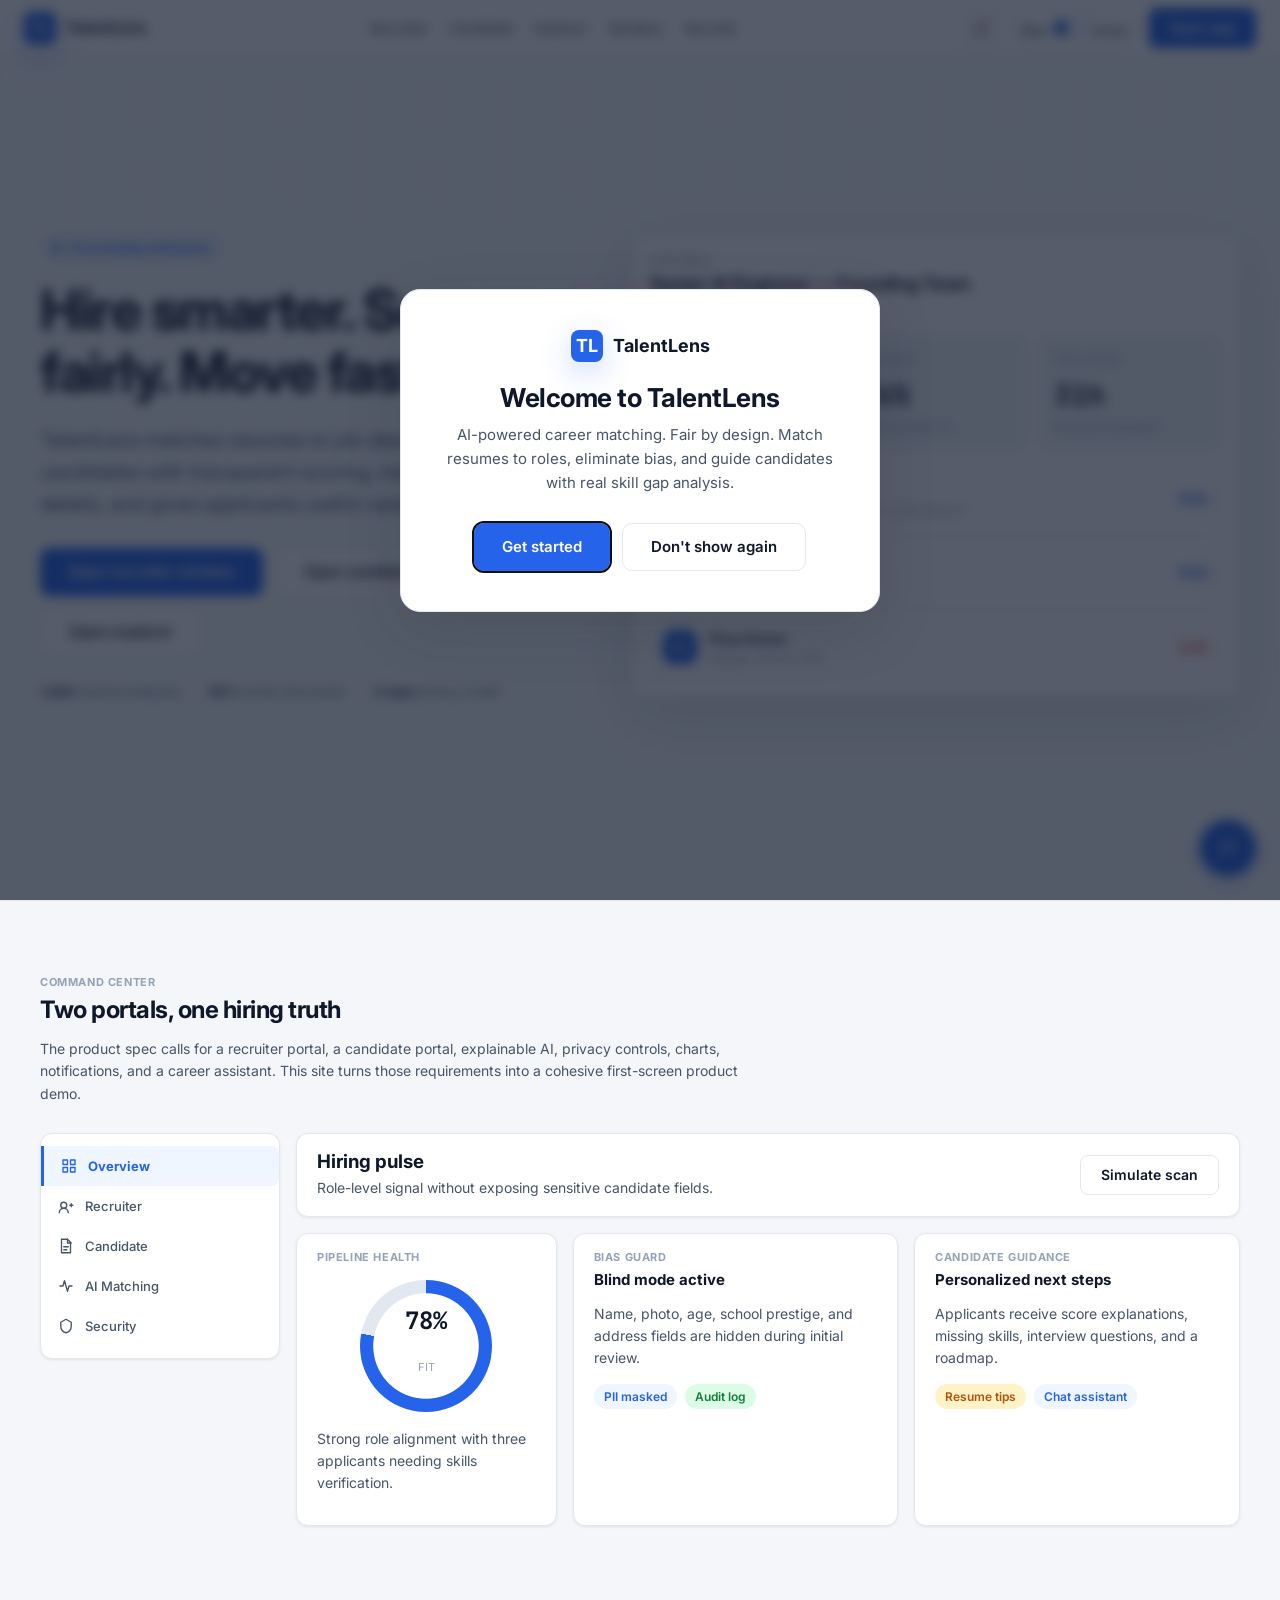
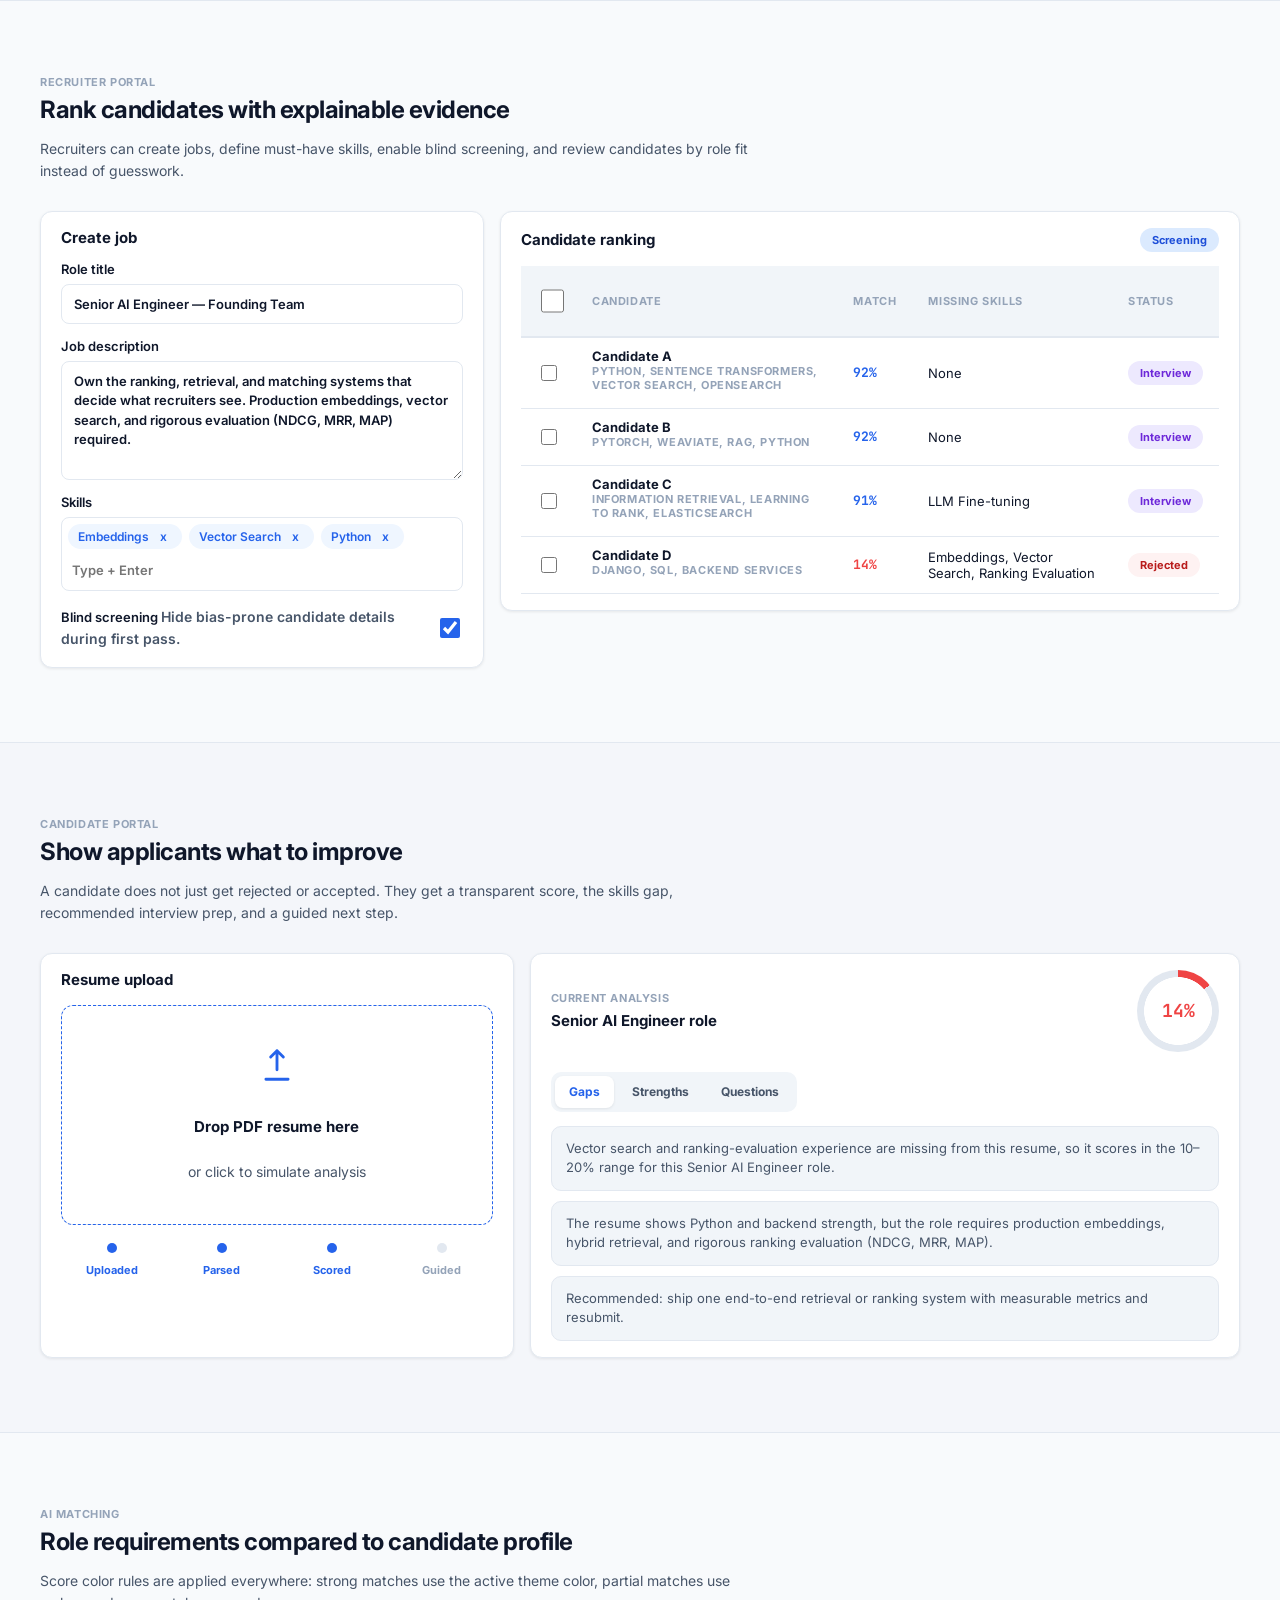
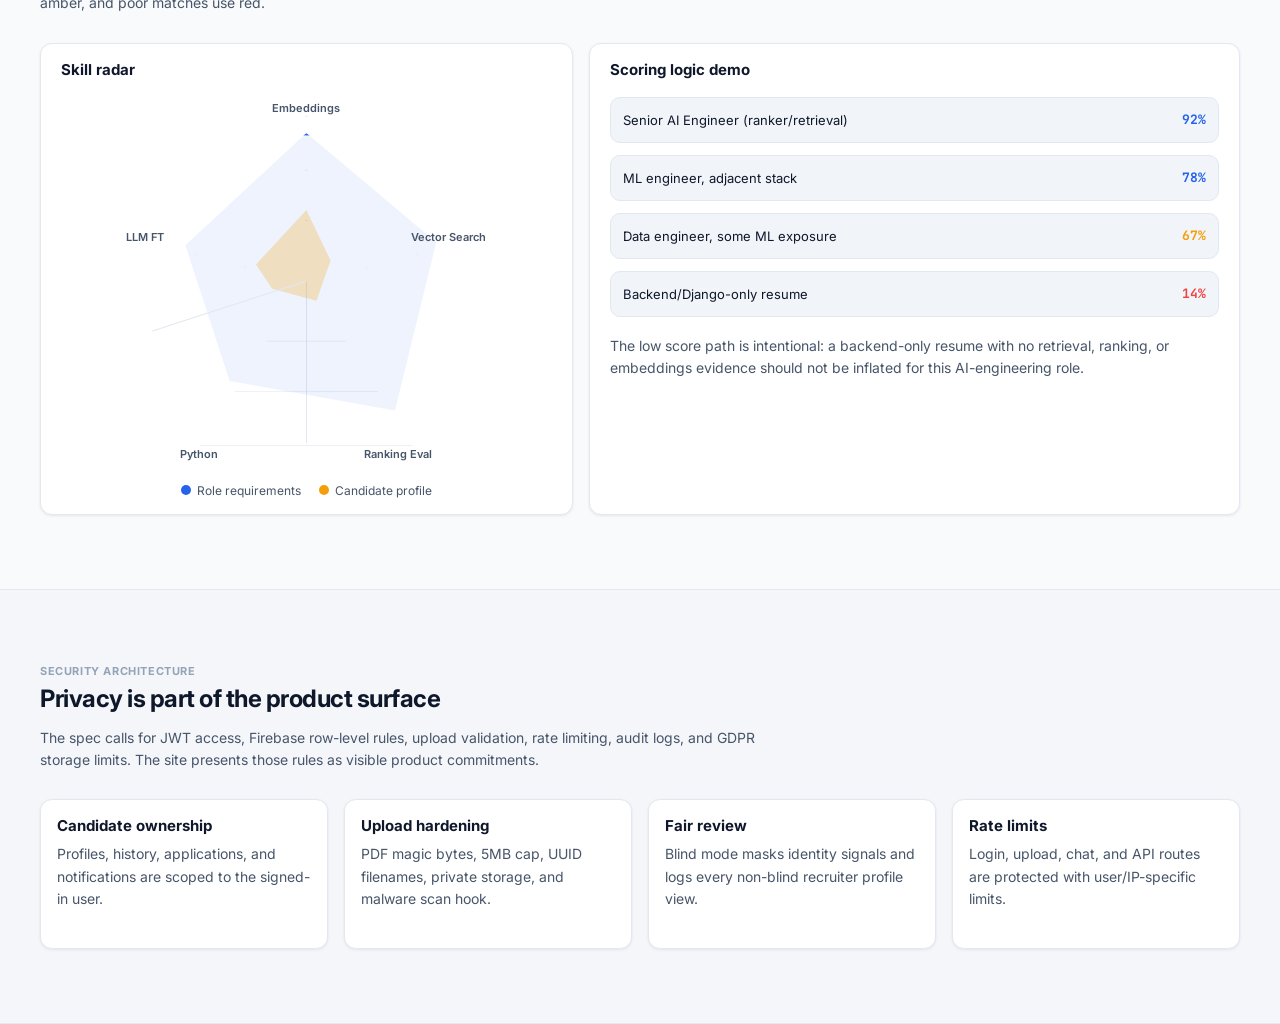
<file: index.html>
<!doctype html>
<html lang="en">
  <head>
    <meta charset="UTF-8" />
    <meta name="viewport" content="width=device-width, initial-scale=1.0" />
    <title>TalentLens | AI-Powered ATS</title>
    <link rel="preconnect" href="https://fonts.googleapis.com" />
    <link rel="preconnect" href="https://fonts.gstatic.com" crossorigin />
    <link
      href="https://fonts.googleapis.com/css2?family=Inter:wght@400;500;600;700&family=JetBrains+Mono:wght@400;600&display=swap"
      rel="stylesheet"
    />
    <link rel="stylesheet" href="./styles.css" />
    <script src="./config.js"></script>
  </head>
  <body>
  <div class="popup-overlay" id="welcomePopup"
       role="dialog" aria-modal="true"
       aria-labelledby="popupHeading">
    <div class="popup-card">
      <div class="brand" style="justify-content:center;
           margin-bottom:20px;font-size:18px">
        <span class="brand-mark">TL</span>
        <span>TalentLens</span>
      </div>
      <h2 id="popupHeading">Welcome to TalentLens</h2>
      <p>AI-powered career matching. Fair by design.
         Match resumes to roles, eliminate bias, and guide
         candidates with real skill gap analysis.</p>
      <div class="popup-actions">
        <a class="button primary large"
           href="./candidate.html"
           target="_blank" rel="noopener"
           id="popupStart">Get started</a>
        <button class="button secondary large"
                id="popupDismiss" type="button">
          Don't show again
        </button>
      </div>
    </div>
  </div>
    <header class="topbar" id="topbar">
      <a class="brand" href="#home" aria-label="TalentLens home">
        <span class="brand-mark">TL</span>
        <span>TalentLens</span>
      </a>
      <nav class="nav-links" aria-label="Primary navigation">
        <a href="./recruiter.html" target="_blank" rel="noopener">Recruiter</a>
        <a href="./candidate.html" target="_blank" rel="noopener">Candidate</a>
        <a href="./explorer.html" target="_blank" rel="noopener">Explorer</a>
        <a href="./sandbox.html" target="_blank" rel="noopener">Sandbox</a>
        <a href="#security">Security</a>
      </nav>
      <div class="topbar-actions">
        <button class="icon-button" id="notifyButton" aria-label="Open notifications" title="Notifications">
          <svg viewBox="0 0 24 24" aria-hidden="true">
            <path d="M15 17h5l-1.4-1.4A2 2 0 0 1 18 14.2V11a6 6 0 1 0-12 0v3.2c0 .5-.2 1-.6 1.4L4 17h5" />
            <path d="M9 17a3 3 0 0 0 6 0" />
          </svg>
          <span class="notification-dot"></span>
        </button>
        <button class="theme-toggle" id="themeToggle" type="button" aria-label="Switch theme">
          <span>Blue</span>
          <span class="switch" aria-hidden="true"><span></span></span>
          <span>Green</span>
        </button>
        <a class="button primary" href="./candidate.html" target="_blank" rel="noopener">Open app</a>
      </div>
    </header>

    <main>
      <section class="hero" id="home">
        <div class="hero-copy">
          <div class="live-badge">
            <span></span>
            AI screening workspace
          </div>
          <h1>Hire smarter. Screen fairly. Move faster.</h1>
          <p>
            TalentLens matches resumes to job descriptions, ranks candidates with transparent
            scoring, masks bias-prone details, and gives applicants useful career guidance.
          </p>
          <div class="hero-actions">
            <a class="button primary large" href="./recruiter.html" target="_blank" rel="noopener">Open recruiter window</a>
            <a class="button secondary large" href="./candidate.html" target="_blank" rel="noopener">Open candidate window</a>
            <a class="button secondary large" href="./explorer.html" target="_blank" rel="noopener">Open explorer</a>
          </div>
          <div class="hero-proof">
            <span><strong>1,284</strong> resumes analyzed</span>
            <span><strong>92%</strong> review time saved</span>
            <span><strong>3-layer</strong> privacy model</span>
          </div>
        </div>

        <div class="product-preview" aria-label="TalentLens dashboard preview">
          <div class="scan-line"></div>
          <div class="preview-header">
            <div>
              <span class="eyebrow">Live role</span>
              <h2>Senior AI Engineer — Founding Team</h2>
            </div>
            <span class="status active">Active</span>
          </div>
          <div class="preview-grid">
            <article class="metric-card">
              <span>Qualified</span>
              <strong class="mono">38</strong>
              <small>+12 this week</small>
            </article>
            <article class="metric-card">
              <span>Avg score</span>
              <strong class="mono">76%</strong>
              <small>Fairness filter on</small>
            </article>
            <article class="metric-card">
              <span>Time saved</span>
              <strong class="mono">31h</strong>
              <small>Across hiring team</small>
            </article>
          </div>
          <div class="rank-list">
            <div class="rank-row">
              <span class="avatar">SA</span>
              <div>
                <strong>Sneha Arora</strong>
                <small>Python, Sentence Transformers, OpenSearch</small>
              </div>
              <span class="score good">92%</span>
            </div>
            <div class="rank-row">
              <span class="avatar">NP</span>
              <div>
                <strong>Nisha Pillai</strong>
                <small>PyTorch, Weaviate, RAG</small>
              </div>
              <span class="score good">92%</span>
            </div>
            <div class="rank-row">
              <span class="avatar">PK</span>
              <div>
                <strong>Priya Kumar</strong>
                <small>Django, Python, SQL</small>
              </div>
              <span class="score low">14%</span>
            </div>
          </div>
        </div>
      </section>

      <section class="section band" id="demo">
        <div class="section-header">
          <span class="eyebrow">Command center</span>
          <h2>Two portals, one hiring truth</h2>
          <p>
            The product spec calls for a recruiter portal, a candidate portal, explainable AI,
            privacy controls, charts, notifications, and a career assistant. This site turns those
            requirements into a cohesive first-screen product demo.
          </p>
        </div>
        <div class="workspace">
          <aside class="sidebar" aria-label="Demo sidebar">
            <a class="side-item active" href="#demo">
              <svg viewBox="0 0 24 24"><path d="M4 4h6v6H4zM14 4h6v6h-6zM4 14h6v6H4zM14 14h6v6h-6z" /></svg>
              Overview
            </a>
            <a class="side-item" href="#recruiter">
              <svg viewBox="0 0 24 24"><path d="M9 7a4 4 0 1 0 0 8 4 4 0 0 0 0-8z" /><path d="M17 11h4M19 9v4M3 21a6 6 0 0 1 12 0" /></svg>
              Recruiter
            </a>
            <a class="side-item" href="#candidate">
              <svg viewBox="0 0 24 24"><path d="M6 3h8l4 4v14H6z" /><path d="M14 3v5h5M9 13h6M9 17h4" /></svg>
              Candidate
            </a>
            <a class="side-item" href="#matching">
              <svg viewBox="0 0 24 24"><path d="M4 12h4l2-7 4 14 2-7h4" /></svg>
              AI Matching
            </a>
            <a class="side-item" href="#security">
              <svg viewBox="0 0 24 24"><path d="M12 3l7 4v5c0 5-3 8-7 9-4-1-7-4-7-9V7z" /></svg>
              Security
            </a>
          </aside>
          <div class="dashboard">
            <div class="toolbar">
              <div>
                <h3>Hiring pulse</h3>
                <p>Role-level signal without exposing sensitive candidate fields.</p>
              </div>
              <button class="button secondary" id="simulateButton" type="button">Simulate scan</button>
            </div>
            <div class="dashboard-grid">
              <article class="card">
                <span class="card-label">Pipeline health</span>
                <div class="donut" style="--value: 78">
                  <span class="mono">78%</span>
                  <small>fit</small>
                </div>
                <p>Strong role alignment with three applicants needing skills verification.</p>
              </article>
              <article class="card">
                <span class="card-label">Bias guard</span>
                <h3>Blind mode active</h3>
                <p>Name, photo, age, school prestige, and address fields are hidden during initial review.</p>
                <div class="pill-row">
                  <span class="pill blue">PII masked</span>
                  <span class="pill green">Audit log</span>
                </div>
              </article>
              <article class="card">
                <span class="card-label">Candidate guidance</span>
                <h3>Personalized next steps</h3>
                <p>Applicants receive score explanations, missing skills, interview questions, and a roadmap.</p>
                <div class="pill-row">
                  <span class="pill amber">Resume tips</span>
                  <span class="pill blue">Chat assistant</span>
                </div>
              </article>
            </div>
          </div>
        </div>
      </section>

      <section class="section" id="recruiter">
        <div class="section-header">
          <span class="eyebrow">Recruiter portal</span>
          <h2>Rank candidates with explainable evidence</h2>
          <p>
            Recruiters can create jobs, define must-have skills, enable blind screening, and review
            candidates by role fit instead of guesswork.
          </p>
        </div>
        <div class="split">
          <form class="job-form card" id="jobForm">
            <h3>Create job</h3>
            <label>
              Role title
              <input id="roleTitle" type="text" value="Senior AI Engineer — Founding Team" />
            </label>
            <label>
              Job description
              <textarea id="jobDescription" rows="5">Own the ranking, retrieval, and matching systems that decide what recruiters see. Production embeddings, vector search, and rigorous evaluation (NDCG, MRR, MAP) required.</textarea>
            </label>
            <label>
              Skills
              <div class="tag-input" id="tagInput">
                <span class="tag">Embeddings<button type="button" aria-label="Remove Embeddings">x</button></span>
                <span class="tag">Vector Search<button type="button" aria-label="Remove Vector Search">x</button></span>
                <span class="tag">Python<button type="button" aria-label="Remove Python">x</button></span>
                <input type="text" id="skillInput" placeholder="Type + Enter" />
              </div>
            </label>
            <label class="toggle-row">
              <span>
                Blind screening
                <small>Hide bias-prone candidate details during first pass.</small>
              </span>
              <input id="blindToggle" type="checkbox" checked />
            </label>
          </form>
          <div class="card table-card">
            <div class="card-heading">
              <h3>Candidate ranking</h3>
              <span class="status screening">Screening</span>
            </div>
            <table>
              <thead>
                <tr>
                  <th><input type="checkbox" aria-label="Select all candidates" /></th>
                  <th>Candidate</th>
                  <th>Match</th>
                  <th>Missing skills</th>
                  <th>Status</th>
                </tr>
              </thead>
              <tbody id="candidateRows"></tbody>
            </table>
          </div>
        </div>
      </section>

      <section class="section band" id="candidate">
        <div class="section-header">
          <span class="eyebrow">Candidate portal</span>
          <h2>Show applicants what to improve</h2>
          <p>
            A candidate does not just get rejected or accepted. They get a transparent score, the
            skills gap, recommended interview prep, and a guided next step.
          </p>
        </div>
        <div class="candidate-panel">
          <div class="upload-card card">
            <h3>Resume upload</h3>
            <div class="upload-zone" id="uploadZone">
              <svg viewBox="0 0 24 24" aria-hidden="true"><path d="M12 3v12M8 7l4-4 4 4M5 21h14" /></svg>
              <strong>Drop PDF resume here</strong>
              <span>or click to simulate analysis</span>
            </div>
            <div class="progress-track">
              <span class="step done">Uploaded</span>
              <span class="step done">Parsed</span>
              <span class="step active">Scored</span>
              <span class="step">Guided</span>
            </div>
          </div>
          <div class="result-card card">
            <div class="result-top">
              <div>
                <span class="card-label">Current analysis</span>
                <h3>Senior AI Engineer role</h3>
              </div>
              <div class="score-ring" id="scoreRing" style="--score: 14">
                <span class="mono">14%</span>
              </div>
            </div>
            <div class="tabs" role="tablist" aria-label="Analysis tabs">
              <button class="tab active" data-tab="gaps" type="button">Gaps</button>
              <button class="tab" data-tab="strengths" type="button">Strengths</button>
              <button class="tab" data-tab="questions" type="button">Questions</button>
            </div>
            <div class="tab-panel" id="tabPanel"></div>
          </div>
        </div>
      </section>

      <section class="section" id="matching">
        <div class="section-header">
          <span class="eyebrow">AI matching</span>
          <h2>Role requirements compared to candidate profile</h2>
          <p>
            Score color rules are applied everywhere: strong matches use the active theme color,
            partial matches use amber, and poor matches use red.
          </p>
        </div>
        <div class="matching-grid">
          <div class="card">
            <h3>Skill radar</h3>
            <div class="radar" aria-label="Skill radar chart">
              <div class="radar-ring r1"></div>
              <div class="radar-ring r2"></div>
              <div class="radar-ring r3"></div>
              <div class="radar-shape requirements"></div>
              <div class="radar-shape candidate"></div>
              <span>Embeddings</span>
              <span>Vector Search</span>
              <span>Ranking Eval</span>
              <span>Python</span>
              <span>LLM FT</span>
            </div>
            <div class="legend">
              <span><i class="legend-primary"></i>Role requirements</span>
              <span><i class="legend-warning"></i>Candidate profile</span>
            </div>
          </div>
          <div class="card">
            <h3>Scoring logic demo</h3>
            <div class="score-list">
              <div><span>Senior AI Engineer (ranker/retrieval)</span><strong class="score good">92%</strong></div>
              <div><span>ML engineer, adjacent stack</span><strong class="score good">78%</strong></div>
              <div><span>Data engineer, some ML exposure</span><strong class="score mid">67%</strong></div>
              <div><span>Backend/Django-only resume</span><strong class="score low">14%</strong></div>
            </div>
            <p>
              The low score path is intentional: a backend-only resume with no retrieval, ranking,
              or embeddings evidence should not be inflated for this AI-engineering role.
            </p>
          </div>
        </div>
      </section>

      <section class="section band" id="security">
        <div class="section-header">
          <span class="eyebrow">Security architecture</span>
          <h2>Privacy is part of the product surface</h2>
          <p>
            The spec calls for JWT access, Firebase row-level rules, upload validation, rate
            limiting, audit logs, and GDPR storage limits. The site presents those rules as visible
            product commitments.
          </p>
        </div>
        <div class="security-grid">
          <article class="security-item">
            <strong>Candidate ownership</strong>
            <span>Profiles, history, applications, and notifications are scoped to the signed-in user.</span>
          </article>
          <article class="security-item">
            <strong>Upload hardening</strong>
            <span>PDF magic bytes, 5MB cap, UUID filenames, private storage, and malware scan hook.</span>
          </article>
          <article class="security-item">
            <strong>Fair review</strong>
            <span>Blind mode masks identity signals and logs every non-blind recruiter profile view.</span>
          </article>
          <article class="security-item">
            <strong>Rate limits</strong>
            <span>Login, upload, chat, and API routes are protected with user/IP-specific limits.</span>
          </article>
        </div>
      </section>
    </main>

    <aside class="notification-panel" id="notificationPanel" aria-label="Notifications">
      <div class="panel-header">
        <strong>Notifications</strong>
        <button class="icon-button small" id="closeNotifications" aria-label="Close notifications">
          <svg viewBox="0 0 24 24"><path d="M6 6l12 12M18 6L6 18" /></svg>
        </button>
      </div>
      <div class="notice">
        <strong>Analysis complete</strong>
        <span>Priya Kumar scored 14% for Senior AI Engineer. Missing: Embeddings, Vector Search, Ranking Evaluation.</span>
      </div>
      <div class="notice">
        <strong>Blind mode enabled</strong>
        <span>Identity fields are hidden for the active job.</span>
      </div>
    </aside>

    <div class="toast" id="toast">Resume scan complete. Score recalculated with role-specific evidence.</div>

    <section class="chat-widget" id="chatWidget" aria-label="TalentLens AI chat">
      <button class="chat-launcher" id="chatLauncher" type="button" aria-label="Open TalentLens AI">
        <svg viewBox="0 0 24 24" aria-hidden="true"><path d="M4 5h16v10H8l-4 4z" /></svg>
      </button>
      <div class="chat-window" id="chatWindow">
        <div class="chat-header">
          <span class="bot-avatar">AI</span>
          <div>
            <strong>TalentLens AI</strong>
            <small>Online &middot; Career Expert</small>
          </div>
          <button class="icon-button small" id="minimizeChat" aria-label="Minimize chat">
            <svg viewBox="0 0 24 24"><path d="M5 12h14" /></svg>
          </button>
        </div>
        <div class="messages" id="messages">
          <div class="message bot">
            <span class="bot-avatar">AI</span>
            <p>Your resume scored 14% for Senior AI Engineer. Want me to explain the gap or help improve it?</p>
          </div>
        </div>
        <div class="chips" id="chips">
          <button type="button">Explain my score</button>
          <button type="button">Pros and cons</button>
          <button type="button">My upskill roadmap</button>
        </div>
        <form class="chat-input" id="chatForm">
          <input id="chatInput" type="text" placeholder="Ask about your score..." />
          <button type="submit" aria-label="Send message">
            <svg viewBox="0 0 24 24"><path d="M4 12l16-8-4 16-4-7z" /></svg>
          </button>
        </form>
      </div>
    </section>

    <script src="./app.js?v=2"></script>
  </body>
</html>
</file>
<file: styles.css>
:root {
  --primary: #2563eb;
  --primary-hover: #1d4ed8;
  --primary-tint: #eff6ff;
  --primary-dark: #1e40af;
  --page-bg: #f8fafc;
  --surface: #ffffff;
  --surface-2: #f1f5f9;
  --border: #e2e8f0;
  --text-primary: #0f172a;
  --text-secondary: #475569;
  --text-muted: #94a3b8;
  --success: #22c55e;
  --success-bg: #dcfce7;
  --danger: #ef4444;
  --danger-bg: #fef2f2;
  --warning: #f59e0b;
  --warning-bg: #fef3c7;
  --shadow: 0 1px 3px rgba(0, 0, 0, 0.08);
  --shadow-lg: 0 18px 60px rgba(15, 23, 42, 0.12);
  --radius-card: 12px;
  --radius-input: 8px;
  --topbar-height: 56px;
}

[data-theme="green"] {
  --primary: #1d9e75;
  --primary-hover: #0f6e56;
  --primary-tint: #e6f7f4;
  --primary-dark: #065f46;
  --page-bg: #f8faf9;
  --border: #d1fae5;
  --text-primary: #064e3b;
  --text-secondary: #065f46;
  --text-muted: #6ee7b7;
}

* {
  box-sizing: border-box;
}

html {
  scroll-behavior: smooth;
}

body {
  margin: 0;
  color: var(--text-primary);
  background: var(--page-bg);
  font-family: Inter, system-ui, -apple-system, BlinkMacSystemFont, "Segoe UI", sans-serif;
  transition: background 0.2s ease, color 0.2s ease;
}

body::before {
  position: fixed;
  inset: 0;
  z-index: -1;
  pointer-events: none;
  content: "";
  background:
    linear-gradient(90deg, rgba(37, 99, 235, 0.07) 1px, transparent 1px),
    linear-gradient(180deg, rgba(37, 99, 235, 0.05) 1px, transparent 1px);
  background-size: 72px 72px;
  mask-image: linear-gradient(to bottom, #000 0, transparent 760px);
}

a {
  color: inherit;
  text-decoration: none;
}

button,
input,
textarea {
  font: inherit;
}

svg {
  width: 20px;
  height: 20px;
  fill: none;
  stroke: currentColor;
  stroke-linecap: round;
  stroke-linejoin: round;
  stroke-width: 1.8;
}

.mono,
.score,
.donut span,
.score-ring span {
  font-family: "JetBrains Mono", ui-monospace, SFMono-Regular, Consolas, monospace;
}

.topbar {
  position: sticky;
  top: 0;
  z-index: 40;
  display: flex;
  align-items: center;
  justify-content: space-between;
  height: var(--topbar-height);
  padding: 0 24px;
  background: color-mix(in srgb, var(--surface) 92%, transparent);
  border-bottom: 1px solid var(--border);
  backdrop-filter: blur(14px);
  transition: box-shadow 0.2s ease, border-color 0.2s ease;
}

.topbar.scrolled {
  box-shadow: 0 2px 16px rgba(0, 0, 0, 0.06);
}

.brand,
.topbar-actions,
.nav-links,
.hero-actions,
.hero-proof,
.pill-row,
.card-heading,
.toolbar,
.result-top,
.panel-header,
.chat-header,
.chat-input,
.rank-row,
.legend,
.toggle-row {
  display: flex;
  align-items: center;
}

.brand {
  gap: 10px;
  font-size: 15px;
  font-weight: 700;
}

.brand-mark,
.avatar,
.bot-avatar {
  display: inline-grid;
  place-items: center;
  color: #fff;
  background: var(--primary);
  font-weight: 700;
}

.brand-mark {
  width: 32px;
  height: 32px;
  border-radius: 8px;
  box-shadow: 0 10px 30px color-mix(in srgb, var(--primary) 25%, transparent);
}

.nav-links {
  gap: 22px;
  color: var(--text-secondary);
  font-size: 13px;
  font-weight: 500;
}

.nav-links a:hover {
  color: var(--primary);
}

.topbar-actions {
  gap: 10px;
}

.button,
.icon-button,
.theme-toggle,
.chat-launcher,
.chat-input button,
.tab,
.chips button {
  cursor: pointer;
  border: 0;
}

.button {
  display: inline-flex;
  align-items: center;
  justify-content: center;
  min-height: 40px;
  padding: 0 20px;
  border-radius: 8px;
  font-size: 14px;
  font-weight: 600;
  transition: transform 0.15s ease, background 0.15s ease, border-color 0.15s ease;
}

.button.primary {
  color: #fff;
  background: var(--primary);
}

.button.primary:hover {
  background: var(--primary-hover);
  transform: translateY(-1px);
}

.button.secondary {
  color: var(--text-primary);
  background: var(--surface);
  border: 1px solid var(--border);
}

.button.secondary:hover {
  background: var(--surface-2);
  border-color: var(--primary);
}

.button.large {
  min-height: 48px;
  padding: 0 28px;
  border-radius: 10px;
  font-size: 15px;
}

.icon-button {
  position: relative;
  display: inline-grid;
  place-items: center;
  width: 40px;
  height: 40px;
  color: var(--text-secondary);
  background: var(--surface);
  border: 1px solid var(--border);
  border-radius: 8px;
}

.icon-button.small {
  width: 32px;
  height: 32px;
}

.notification-dot {
  position: absolute;
  top: 9px;
  right: 10px;
  width: 8px;
  height: 8px;
  background: var(--danger);
  border: 2px solid var(--surface);
  border-radius: 50%;
}

.theme-toggle {
  gap: 8px;
  height: 40px;
  padding: 0 10px;
  color: var(--text-secondary);
  background: var(--surface);
  border: 1px solid var(--border);
  border-radius: 999px;
  font-size: 12px;
  font-weight: 600;
}

.switch {
  display: inline-flex;
  align-items: center;
  width: 40px;
  height: 22px;
  padding: 3px;
  background: var(--primary-tint);
  border: 1px solid var(--border);
  border-radius: 999px;
}

.switch span {
  width: 14px;
  height: 14px;
  background: var(--primary);
  border-radius: 50%;
  transition: transform 0.2s ease;
}

[data-theme="green"] .switch span {
  transform: translateX(16px);
}

.hero {
  display: grid;
  grid-template-columns: minmax(0, 0.95fr) minmax(460px, 1.05fr);
  gap: 40px;
  align-items: center;
  width: min(1200px, calc(100% - 48px));
  min-height: calc(100vh - var(--topbar-height));
  margin: 0 auto;
  padding: 48px 0 72px;
}

.hero-copy > * {
  animation: heroFade 0.55s ease both;
}

.hero-copy h1 {
  max-width: 680px;
  margin: 18px 0 18px;
  color: var(--text-primary);
  font-size: clamp(40px, 6vw, 56px);
  font-weight: 700;
  line-height: 1.1;
  letter-spacing: -1.5px;
}

.hero-copy p,
.section-header p,
.toolbar p,
.card p,
.job-form small,
.upload-zone span,
.security-item span {
  color: var(--text-secondary);
  font-size: 14px;
  line-height: 1.6;
}

.hero-copy p {
  max-width: 630px;
  font-size: 20px;
}

.hero-copy .hero-actions {
  animation-delay: 0.18s;
}

.hero-copy .hero-proof {
  animation-delay: 0.28s;
}

.live-badge {
  display: inline-flex;
  gap: 9px;
  align-items: center;
  padding: 6px 12px;
  color: var(--primary);
  background: var(--primary-tint);
  border: 1px solid color-mix(in srgb, var(--primary) 25%, var(--border));
  border-radius: 999px;
  font-size: 12px;
  font-weight: 700;
}

.live-badge span {
  width: 8px;
  height: 8px;
  background: var(--primary);
  border-radius: 50%;
  animation: pulse 2s infinite;
}

.hero-actions {
  flex-wrap: wrap;
  gap: 12px;
  margin-top: 28px;
}

.hero-proof {
  flex-wrap: wrap;
  gap: 14px;
  margin-top: 28px;
  color: var(--text-secondary);
  font-size: 12px;
}

.hero-proof span {
  padding-right: 14px;
  border-right: 1px solid var(--border);
}

.hero-proof span:last-child {
  border-right: 0;
}

.hero-proof strong {
  color: var(--text-primary);
}

.product-preview,
.card,
.sidebar,
.notification-panel,
.chat-window {
  background: var(--surface);
  border: 1px solid var(--border);
  box-shadow: var(--shadow);
}

.product-preview {
  position: relative;
  overflow: hidden;
  padding: 18px;
  border-radius: 16px;
  box-shadow: var(--shadow-lg);
  animation: heroFade 0.55s ease 0.35s both;
}

.scan-line {
  position: absolute;
  top: 56px;
  left: 0;
  height: 1px;
  background: var(--primary);
  animation: scanPulse 1.2s ease 0.4s both;
}

.preview-header,
.preview-grid,
.rank-list {
  position: relative;
  z-index: 1;
}

.preview-header,
.card-heading,
.toolbar,
.result-top,
.panel-header {
  justify-content: space-between;
  gap: 16px;
}

.preview-header h2,
.section-header h2,
.toolbar h3,
.card h3,
.job-form h3,
.result-card h3 {
  margin: 0;
  color: var(--text-primary);
}

.preview-header h2 {
  font-size: 18px;
}

.eyebrow,
.card-label {
  display: block;
  margin-bottom: 6px;
  color: var(--text-muted);
  font-size: 11px;
  font-weight: 700;
  letter-spacing: 0.6px;
  text-transform: uppercase;
}

.status {
  display: inline-flex;
  align-items: center;
  min-height: 24px;
  padding: 3px 12px;
  border-radius: 999px;
  font-size: 11px;
  font-weight: 700;
}

.status.active {
  color: #15803d;
  background: #dcfce7;
}

.status.screening {
  color: #1d4ed8;
  background: #dbeafe;
}

.status.interview {
  color: #6d28d9;
  background: #ede9fe;
}

.status.rejected {
  color: #b91c1c;
  background: #fef2f2;
}

.preview-grid {
  display: grid;
  grid-template-columns: repeat(3, 1fr);
  gap: 12px;
  margin: 18px 0;
}

.metric-card {
  min-height: 106px;
  padding: 14px;
  background: var(--surface-2);
  border: 1px solid var(--border);
  border-radius: 12px;
}

.metric-card span,
.metric-card small,
.rank-row small,
.chat-header small {
  display: block;
  color: var(--text-muted);
  font-size: 12px;
}

.metric-card strong {
  display: block;
  margin: 10px 0 6px;
  color: var(--text-primary);
  font-size: 28px;
}

.rank-list {
  display: grid;
  gap: 10px;
}

.rank-row {
  min-height: 64px;
  gap: 12px;
  padding: 10px 12px;
  background: var(--surface);
  border: 1px solid var(--border);
  border-radius: 12px;
}

.rank-row strong {
  display: block;
  margin-bottom: 4px;
  font-size: 13px;
}

.avatar {
  flex: 0 0 auto;
  width: 34px;
  height: 34px;
  border-radius: 10px;
  font-size: 12px;
}

.score {
  margin-left: auto;
  font-weight: 700;
}

.score.good {
  color: var(--primary);
}

.score.mid {
  color: var(--warning);
}

.score.low {
  color: var(--danger);
}

.section {
  width: min(1200px, calc(100% - 48px));
  margin: 0 auto;
  padding: 74px 0;
}

.section.band {
  width: 100%;
  max-width: none;
  padding-inline: max(24px, calc((100vw - 1200px) / 2));
  background: color-mix(in srgb, var(--surface-2) 64%, transparent);
  border-top: 1px solid var(--border);
  border-bottom: 1px solid var(--border);
}

.section-header {
  max-width: 720px;
  margin-bottom: 28px;
}

.section-header h2 {
  font-size: 24px;
  font-weight: 700;
  letter-spacing: -0.5px;
}

.workspace {
  display: grid;
  grid-template-columns: 240px minmax(0, 1fr);
  gap: 16px;
  align-items: stretch;
}

.sidebar {
  position: sticky;
  top: 72px;
  align-self: start;
  overflow: hidden;
  padding: 12px 0;
  border-radius: 12px;
}

.side-item {
  display: flex;
  gap: 10px;
  align-items: center;
  height: 40px;
  padding: 0 16px;
  color: var(--text-secondary);
  font-size: 13px;
  font-weight: 500;
}

.side-item svg {
  width: 18px;
  height: 18px;
}

.side-item:hover {
  background: var(--surface-2);
}

.side-item.active {
  color: var(--primary);
  background: var(--primary-tint);
  border-left: 3px solid var(--primary);
  border-radius: 0 8px 8px 0;
  font-weight: 700;
}

.dashboard {
  min-width: 0;
}

.toolbar {
  min-height: 76px;
  margin-bottom: 16px;
  padding: 16px 20px;
  background: var(--surface);
  border: 1px solid var(--border);
  border-radius: 12px;
  box-shadow: var(--shadow);
}

.toolbar p {
  margin: 4px 0 0;
}

.dashboard-grid,
.matching-grid,
.security-grid {
  display: grid;
  gap: 16px;
}

.dashboard-grid {
  grid-template-columns: 0.8fr 1fr 1fr;
}

.card {
  padding: 16px 20px;
  border-radius: var(--radius-card);
  transition: transform 0.2s ease, border-color 0.2s ease;
}

.card:hover {
  border-color: var(--primary);
  transform: translateY(-2px);
}

.card h3 {
  font-size: 15px;
  font-weight: 700;
}

.donut {
  display: grid;
  place-items: center;
  width: 132px;
  height: 132px;
  margin: 16px auto;
  background:
    radial-gradient(circle at center, var(--surface) 56%, transparent 57%),
    conic-gradient(var(--primary) calc(var(--value) * 1%), var(--border) 0);
  border-radius: 50%;
}

.donut span {
  font-size: 24px;
  font-weight: 700;
}

.donut small {
  margin-top: -38px;
  color: var(--text-muted);
  font-size: 11px;
  text-transform: uppercase;
}

.pill-row {
  flex-wrap: wrap;
  gap: 8px;
  margin-top: 14px;
}

.pill,
.tag {
  display: inline-flex;
  align-items: center;
  min-height: 25px;
  padding: 3px 10px;
  border-radius: 999px;
  font-size: 12px;
  font-weight: 600;
}

.pill.blue,
.tag {
  color: var(--primary);
  background: var(--primary-tint);
}

.pill.green {
  color: #15803d;
  background: #dcfce7;
}

.pill.amber {
  color: #b45309;
  background: #fef3c7;
}

.split {
  display: grid;
  grid-template-columns: minmax(320px, 0.75fr) minmax(0, 1.25fr);
  gap: 16px;
  align-items: start;
}

.job-form {
  display: grid;
  gap: 14px;
}

.job-form label {
  display: grid;
  gap: 7px;
  color: var(--text-primary);
  font-size: 13px;
  font-weight: 600;
}

input,
textarea {
  width: 100%;
  color: var(--text-primary);
  background: var(--surface);
  border: 1px solid var(--border);
  border-radius: var(--radius-input);
  outline: none;
}

input {
  height: 40px;
  padding: 0 12px;
}

textarea {
  resize: vertical;
  padding: 10px 12px;
  line-height: 1.5;
}

input:focus,
textarea:focus {
  border-color: var(--primary);
  box-shadow: 0 0 0 3px color-mix(in srgb, var(--primary) 14%, transparent);
}

.tag-input {
  display: flex;
  flex-wrap: wrap;
  gap: 7px;
  min-height: 44px;
  padding: 6px;
  background: var(--surface);
  border: 1px solid var(--border);
  border-radius: var(--radius-input);
}

.tag button {
  width: 18px;
  height: 18px;
  margin-left: 5px;
  padding: 0;
  color: inherit;
  background: transparent;
  border: 0;
}

.tag-input input {
  flex: 1 1 120px;
  min-width: 120px;
  height: 28px;
  padding: 0 4px;
  border: 0;
  box-shadow: none;
}

.toggle-row {
  grid-template-columns: 1fr auto;
  gap: 16px;
}

.toggle-row input {
  width: 20px;
  accent-color: var(--primary);
}

.table-card {
  overflow-x: auto;
}

table {
  width: 100%;
  min-width: 620px;
  border-collapse: collapse;
  margin-top: 14px;
}

thead {
  background: var(--surface-2);
  border-bottom: 2px solid var(--border);
}

th {
  padding: 12px 16px;
  color: var(--text-muted);
  font-size: 11px;
  font-weight: 700;
  letter-spacing: 0.6px;
  text-align: left;
  text-transform: uppercase;
}

td {
  height: 44px;
  padding: 10px 16px;
  color: var(--text-primary);
  border-bottom: 1px solid var(--border);
  font-size: 13px;
}

tbody tr:hover {
  background: color-mix(in srgb, var(--primary-tint) 40%, transparent);
}

td input {
  width: 16px;
  height: 16px;
  accent-color: var(--primary);
}

.candidate-panel {
  display: grid;
  grid-template-columns: minmax(300px, 0.8fr) minmax(0, 1.2fr);
  gap: 16px;
}

.upload-zone {
  display: grid;
  place-items: center;
  min-height: 220px;
  margin-top: 16px;
  padding: 28px;
  text-align: center;
  background:
    linear-gradient(var(--surface), var(--surface)) padding-box,
    repeating-linear-gradient(45deg, var(--border), var(--border) 10px, transparent 10px, transparent 18px) border-box;
  border: 1px dashed var(--primary);
  border-radius: 12px;
  cursor: pointer;
}

.upload-zone svg {
  width: 38px;
  height: 38px;
  color: var(--primary);
}

.upload-zone strong {
  margin-top: 8px;
  font-size: 15px;
}

.progress-track {
  display: grid;
  grid-template-columns: repeat(4, 1fr);
  gap: 8px;
  margin-top: 18px;
}

.step {
  position: relative;
  padding-top: 20px;
  color: var(--text-muted);
  font-size: 11px;
  font-weight: 700;
  text-align: center;
}

.step::before {
  position: absolute;
  top: 0;
  left: 50%;
  width: 10px;
  height: 10px;
  content: "";
  background: var(--border);
  border-radius: 50%;
  transform: translateX(-50%);
}

.step.done,
.step.active {
  color: var(--primary);
}

.step.done::before,
.step.active::before {
  background: var(--primary);
}

.score-ring {
  display: grid;
  place-items: center;
  width: 82px;
  height: 82px;
  flex: 0 0 auto;
  background:
    radial-gradient(circle at center, var(--surface) 58%, transparent 59%),
    conic-gradient(var(--danger) calc(var(--score) * 1%), var(--border) 0);
  border-radius: 50%;
}

.score-ring span {
  color: var(--danger);
  font-size: 18px;
  font-weight: 700;
}

.tabs {
  display: inline-flex;
  gap: 4px;
  margin: 20px 0 14px;
  padding: 4px;
  background: var(--surface-2);
  border-radius: 10px;
}

.tab {
  min-height: 32px;
  padding: 0 14px;
  color: var(--text-secondary);
  background: transparent;
  border-radius: 8px;
  font-size: 12px;
  font-weight: 700;
}

.tab.active {
  color: var(--primary);
  background: var(--surface);
  box-shadow: var(--shadow);
}

.tab-panel {
  min-height: 150px;
}

.tab-panel ul {
  display: grid;
  gap: 10px;
  margin: 0;
  padding: 0;
  list-style: none;
}

.tab-panel li {
  padding: 12px 14px;
  color: var(--text-secondary);
  background: var(--surface-2);
  border: 1px solid var(--border);
  border-radius: 10px;
  font-size: 13px;
  line-height: 1.5;
}

.matching-grid {
  grid-template-columns: minmax(340px, 0.9fr) minmax(0, 1.1fr);
}

.radar {
  position: relative;
  width: min(360px, 100%);
  aspect-ratio: 1;
  margin: 22px auto;
}

.radar::before,
.radar::after {
  position: absolute;
  inset: 50% auto auto 50%;
  width: 1px;
  height: 45%;
  content: "";
  background: var(--border);
  transform-origin: top;
}

.radar::after {
  transform: rotate(72deg);
}

.radar-ring {
  position: absolute;
  inset: 50%;
  border: 1px solid var(--border);
  clip-path: polygon(50% 0, 100% 38%, 82% 100%, 18% 100%, 0 38%);
  transform: translate(-50%, -50%);
}

.radar-ring.r1 {
  width: 92%;
  height: 92%;
}

.radar-ring.r2 {
  width: 62%;
  height: 62%;
}

.radar-ring.r3 {
  width: 34%;
  height: 34%;
}

.radar-shape {
  position: absolute;
  inset: 50%;
  transform: translate(-50%, -50%);
  clip-path: polygon(50% 0, 94% 37%, 80% 94%, 24% 84%, 9% 38%);
}

.radar-shape.requirements {
  width: 82%;
  height: 82%;
  border: 2px solid var(--primary);
  background: color-mix(in srgb, var(--primary) 8%, transparent);
}

.radar-shape.candidate {
  width: 56%;
  height: 56%;
  background: color-mix(in srgb, var(--warning) 25%, transparent);
  border: 2px solid var(--warning);
  clip-path: polygon(50% 15%, 62% 40%, 55% 60%, 33% 54%, 25% 42%);
}

.radar span {
  position: absolute;
  color: var(--text-secondary);
  font-size: 11px;
  font-weight: 600;
}

.radar span:nth-of-type(1) {
  top: 0;
  left: 50%;
  transform: translateX(-50%);
}

.radar span:nth-of-type(2) {
  top: 36%;
  right: 0;
}

.radar span:nth-of-type(3) {
  right: 15%;
  bottom: 0;
}

.radar span:nth-of-type(4) {
  bottom: 0;
  left: 15%;
}

.radar span:nth-of-type(5) {
  top: 36%;
  left: 0;
}

.legend {
  justify-content: center;
  gap: 18px;
  color: var(--text-secondary);
  font-size: 12px;
}

.legend i {
  display: inline-block;
  width: 10px;
  height: 10px;
  margin-right: 6px;
  border-radius: 50%;
}

.legend-primary {
  background: var(--primary);
}

.legend-warning {
  background: var(--warning);
}

.score-list {
  display: grid;
  gap: 12px;
  margin: 18px 0;
}

.score-list div {
  display: flex;
  align-items: center;
  justify-content: space-between;
  gap: 14px;
  min-height: 46px;
  padding: 10px 12px;
  background: var(--surface-2);
  border: 1px solid var(--border);
  border-radius: 10px;
  font-size: 13px;
}

.security-grid {
  grid-template-columns: repeat(4, 1fr);
}

.security-item {
  min-height: 150px;
  padding: 16px;
  background: var(--surface);
  border: 1px solid var(--border);
  border-radius: 12px;
  box-shadow: var(--shadow);
}

.security-item strong {
  display: block;
  margin-bottom: 8px;
  font-size: 15px;
}

.notification-panel {
  position: fixed;
  top: 72px;
  right: 24px;
  z-index: 60;
  display: none;
  width: min(360px, calc(100vw - 32px));
  padding: 14px;
  border-radius: 14px;
  box-shadow: var(--shadow-lg);
}

.notification-panel.open {
  display: block;
  animation: panelIn 0.2s ease both;
}

.notice {
  display: grid;
  gap: 5px;
  padding: 12px;
  border-bottom: 1px solid var(--border);
}

.notice:last-child {
  border-bottom: 0;
}

.notice strong {
  font-size: 13px;
}

.notice span {
  color: var(--text-secondary);
  font-size: 12px;
  line-height: 1.5;
}

.toast {
  position: fixed;
  top: 72px;
  left: 50%;
  z-index: 70;
  display: none;
  max-width: min(520px, calc(100vw - 32px));
  padding: 12px 16px;
  color: #fff;
  background: var(--primary-dark);
  border-radius: 10px;
  box-shadow: var(--shadow-lg);
  font-size: 13px;
  transform: translateX(-50%);
}

.toast.show {
  display: block;
  animation: toastIn 0.25s ease both;
}

.chat-widget {
  position: fixed;
  right: 24px;
  bottom: 24px;
  z-index: 55;
}

.chat-launcher {
  display: grid;
  place-items: center;
  width: 56px;
  height: 56px;
  color: #fff;
  background: var(--primary);
  border-radius: 50%;
  box-shadow: 0 4px 20px color-mix(in srgb, var(--primary) 35%, transparent);
  transition: transform 0.15s ease;
}

.chat-launcher:hover {
  transform: scale(1.05);
}

.chat-window {
  position: absolute;
  right: 0;
  bottom: 68px;
  display: none;
  overflow: hidden;
  width: 360px;
  max-width: calc(100vw - 32px);
  height: 500px;
  border-radius: 16px;
  box-shadow: var(--shadow-lg);
}

.chat-window.open {
  display: grid;
  grid-template-rows: auto 1fr auto auto;
  animation: chatIn 0.25s ease both;
}

.chat-header {
  gap: 10px;
  padding: 13px 14px;
  color: #fff;
  background: var(--primary);
}

.bot-avatar {
  flex: 0 0 auto;
  width: 28px;
  height: 28px;
  background: var(--primary-dark);
  border-radius: 50%;
  font-size: 11px;
}

.chat-header .icon-button {
  margin-left: auto;
  color: #fff;
  background: color-mix(in srgb, var(--primary-dark) 55%, transparent);
  border-color: transparent;
}

.messages {
  display: grid;
  align-content: start;
  gap: 12px;
  overflow-y: auto;
  padding: 16px;
  background: var(--surface-2);
}

.message {
  display: flex;
  gap: 8px;
  align-items: flex-start;
}

.message p {
  max-width: 78%;
  margin: 0;
  padding: 10px 12px;
  font-size: 13px;
  line-height: 1.5;
}

.message.bot p {
  color: var(--text-primary);
  background: var(--surface);
  border: 1px solid var(--border);
  border-radius: 4px 12px 12px;
}

.message.user {
  justify-content: flex-end;
}

.message.user p {
  color: #fff;
  background: var(--primary);
  border-radius: 12px 4px 12px 12px;
}

.chips {
  display: flex;
  gap: 8px;
  overflow-x: auto;
  padding: 10px 12px;
  background: var(--surface-2);
  border-top: 1px solid var(--border);
}

.chips button {
  flex: 0 0 auto;
  min-height: 30px;
  padding: 0 11px;
  color: var(--text-secondary);
  background: var(--surface);
  border: 1px solid var(--border);
  border-radius: 999px;
  font-size: 11px;
  font-weight: 600;
}

.chips button:hover {
  color: var(--primary);
  border-color: var(--primary);
}

.chat-input {
  gap: 8px;
  padding: 12px;
  background: var(--surface);
  border-top: 1px solid var(--border);
}

.chat-input input {
  flex: 1;
}

.chat-input button {
  display: grid;
  place-items: center;
  width: 38px;
  height: 38px;
  flex: 0 0 auto;
  color: #fff;
  background: var(--primary);
  border-radius: 50%;
}

@keyframes scanPulse {
  0% {
    width: 0;
    opacity: 0.8;
    box-shadow: 0 0 8px var(--primary);
  }

  100% {
    width: 100%;
    opacity: 0;
    box-shadow: 0 0 16px var(--primary);
  }
}

@keyframes heroFade {
  from {
    opacity: 0;
    transform: translateY(24px);
  }

  to {
    opacity: 1;
    transform: translateY(0);
  }
}

@keyframes pulse {
  0%,
  100% {
    opacity: 1;
    transform: scale(1);
  }

  50% {
    opacity: 0.4;
    transform: scale(1.4);
  }
}

@keyframes toastIn {
  from {
    opacity: 0;
    transform: translate(-50%, -8px);
  }

  to {
    opacity: 1;
    transform: translate(-50%, 0);
  }
}

@keyframes panelIn {
  from {
    opacity: 0;
    transform: translateY(-8px);
  }

  to {
    opacity: 1;
    transform: translateY(0);
  }
}

@keyframes chatIn {
  from {
    opacity: 0;
    transform: translateY(20px);
  }

  to {
    opacity: 1;
    transform: translateY(0);
  }
}

@media (max-width: 1020px) {
  .hero,
  .split,
  .candidate-panel,
  .matching-grid {
    grid-template-columns: 1fr;
  }

  .hero {
    min-height: auto;
  }

  .workspace {
    grid-template-columns: 1fr;
  }

  .sidebar {
    position: static;
    display: grid;
    grid-template-columns: repeat(5, minmax(0, 1fr));
    padding: 8px;
  }

  .side-item {
    justify-content: center;
    padding: 0 8px;
    border-radius: 8px;
  }

  .side-item.active {
    border-left: 0;
  }

  .security-grid,
  .dashboard-grid {
    grid-template-columns: repeat(2, 1fr);
  }
}

@media (max-width: 760px) {
  .topbar {
    padding: 0 14px;
  }

  .nav-links,
  .theme-toggle span:first-child,
  .theme-toggle span:last-child,
  .topbar-actions .button {
    display: none;
  }

  .hero,
  .section {
    width: min(100% - 32px, 1200px);
  }

  .section.band {
    padding-inline: 16px;
  }

  .hero-copy h1 {
    letter-spacing: 0;
  }

  .hero-copy p {
    font-size: 16px;
  }

  .product-preview {
    padding: 14px;
  }

  .preview-grid,
  .dashboard-grid,
  .security-grid,
  .sidebar {
    grid-template-columns: 1fr;
  }

  .toolbar,
  .preview-header,
  .card-heading,
  .result-top {
    align-items: flex-start;
    flex-direction: column;
  }

  .hero-proof span {
    width: 100%;
    border-right: 0;
  }

  .section {
    padding: 56px 0;
  }

  .progress-track {
    grid-template-columns: repeat(2, 1fr);
  }

  .chat-widget {
    right: 16px;
    bottom: 16px;
  }
}

.portal-body {
  min-height: 100vh;
}

.portal-shell {
  width: min(1200px, calc(100% - 48px));
  margin: 0 auto;
  padding: 32px 0 72px;
}

.portal-hero {
  display: grid;
  grid-template-columns: minmax(0, 1fr) auto;
  gap: 24px;
  align-items: end;
  margin-bottom: 24px;
}

.portal-hero h1 {
  margin: 8px 0 8px;
  font-size: 32px;
  line-height: 1.15;
  letter-spacing: -0.5px;
}

.portal-hero p,
.auth-card p,
.portal-item span,
.analysis-block p {
  color: var(--text-secondary);
  font-size: 14px;
  line-height: 1.6;
}

.portal-actions {
  display: flex;
  flex-wrap: wrap;
  gap: 10px;
  justify-content: flex-end;
}

.portal-grid {
  display: grid;
  grid-template-columns: minmax(320px, 0.85fr) minmax(0, 1.15fr);
  gap: 16px;
  align-items: start;
}

.portal-grid.three {
  grid-template-columns: repeat(3, 1fr);
}

.portal-stack {
  margin-top: 16px;
}

.auth-card {
  max-width: 520px;
  margin: 48px auto;
}

.auth-card form,
.portal-form {
  display: grid;
  gap: 14px;
}

.auth-card label,
.portal-form label {
  display: grid;
  gap: 7px;
  color: var(--text-primary);
  font-size: 13px;
  font-weight: 600;
}

.auth-code {
  display: inline-flex;
  align-items: center;
  justify-content: center;
  width: fit-content;
  min-height: 36px;
  padding: 0 14px;
  color: var(--primary);
  background: var(--primary-tint);
  border: 1px solid var(--border);
  border-radius: 8px;
  font-family: "JetBrains Mono", ui-monospace, SFMono-Regular, Consolas, monospace;
  font-weight: 700;
}

.hidden {
  display: none !important;
}

.portal-item {
  display: flex;
  gap: 16px;
  align-items: center;
  justify-content: space-between;
  min-height: 72px;
  padding: 14px;
  background: var(--surface);
  border: 1px solid var(--border);
  border-radius: 12px;
}

.portal-item + .portal-item {
  margin-top: 10px;
}

.portal-item strong {
  display: block;
  margin-bottom: 4px;
  font-size: 14px;
}

.portal-columns {
  display: grid;
  grid-template-columns: 1fr 1fr;
  gap: 16px;
  margin-top: 18px;
}

.portal-columns h4,
.analysis-block h4 {
  margin: 0 0 10px;
  font-size: 13px;
}

.analysis-block {
  margin-top: 18px;
  padding: 14px;
  background: var(--surface-2);
  border: 1px solid var(--border);
  border-radius: 12px;
}

.analysis-block ul,
.gap-list {
  display: grid;
  gap: 10px;
  margin: 10px 0 0;
  padding: 0;
  list-style: none;
}

.analysis-block li,
.gap-list li {
  display: flex;
  justify-content: space-between;
  gap: 12px;
  padding: 10px 12px;
  color: var(--text-secondary);
  background: var(--surface);
  border: 1px solid var(--border);
  border-radius: 10px;
  font-size: 13px;
}

.score-ring.good {
  background:
    radial-gradient(circle at center, var(--surface) 58%, transparent 59%),
    conic-gradient(var(--primary) calc(var(--score) * 1%), var(--border) 0);
}

.score-ring.good span {
  color: var(--primary);
}

.score-ring.mid {
  background:
    radial-gradient(circle at center, var(--surface) 58%, transparent 59%),
    conic-gradient(var(--warning) calc(var(--score) * 1%), var(--border) 0);
}

.score-ring.mid span {
  color: var(--warning);
}

.portal-file {
  min-height: auto;
  padding: 10px;
}

.portal-metric {
  min-height: 154px;
}

.portal-metric strong {
  display: block;
  margin: 12px 0 4px;
  font-family: "JetBrains Mono", ui-monospace, SFMono-Regular, Consolas, monospace;
  font-size: 34px;
}

.portal-toast {
  position: fixed;
  top: 72px;
  left: 50%;
  z-index: 80;
  display: none;
  max-width: min(520px, calc(100vw - 32px));
  padding: 12px 16px;
  color: #fff;
  background: var(--primary-dark);
  border-radius: 10px;
  box-shadow: var(--shadow-lg);
  font-size: 13px;
  transform: translateX(-50%);
}

.portal-toast.show {
  display: block;
  animation: toastIn 0.25s ease both;
}

select {
  width: 100%;
  height: 40px;
  padding: 0 12px;
  color: var(--text-primary);
  background: var(--surface);
  border: 1px solid var(--border);
  border-radius: var(--radius-input);
  outline: none;
}

select:focus {
  border-color: var(--primary);
  box-shadow: 0 0 0 3px color-mix(in srgb, var(--primary) 14%, transparent);
}

@media (max-width: 860px) {
  .portal-shell {
    width: min(100% - 32px, 1200px);
  }

  .portal-hero,
  .portal-grid,
  .portal-grid.three,
  .portal-columns {
    grid-template-columns: 1fr;
  }

  .portal-actions {
    justify-content: flex-start;
  }
}

  /* Score ring — low variant (missing from original) */
  .score-ring.low {
    background:
      radial-gradient(circle at center, var(--surface) 58%,
                      transparent 59%),
      conic-gradient(var(--danger) calc(var(--score) * 1%),
                     var(--border) 0);
  }
  .score-ring.low span {
    color: var(--danger);
  }

  /* Welcome popup overlay */
  .popup-overlay {
    position: fixed;
    inset: 0;
    z-index: 1000;
    display: flex;
    align-items: center;
    justify-content: center;
    background: rgba(15, 23, 42, 0.7);
    backdrop-filter: blur(6px);
    animation: heroFade 0.3s ease both;
  }

  .popup-card {
    width: min(480px, calc(100vw - 40px));
    padding: 40px;
    background: var(--surface);
    border: 1px solid var(--border);
    border-radius: 20px;
    box-shadow: var(--shadow-lg);
    text-align: center;
    animation: heroFade 0.4s ease 0.1s both;
  }

  .popup-card h2 {
    margin: 0 0 10px;
    font-size: 26px;
    font-weight: 700;
    letter-spacing: -0.5px;
    color: var(--text-primary);
  }

  .popup-card p {
    margin: 0 0 28px;
    color: var(--text-secondary);
    font-size: 15px;
    line-height: 1.6;
  }

  .popup-actions {
    display: flex;
    gap: 12px;
    justify-content: center;
    flex-wrap: wrap;
  }

  /* History list in candidate portal */
  .history-list {
    display: grid;
    gap: 8px;
    margin-top: 10px;
  }

  .history-item {
    display: flex;
    align-items: center;
    justify-content: space-between;
    gap: 12px;
    padding: 10px 14px;
    background: var(--surface);
    border: 1px solid var(--border);
    border-radius: 10px;
    font-size: 13px;
  }

  .history-item .score {
    font-size: 14px;
    font-weight: 700;
    font-family: "JetBrains Mono", monospace;
  }

  .history-meta {
    font-size: 11px;
    color: var(--text-muted);
    margin-top: 2px;
  }

  /* Skill gap bar chart for explorer */
  .gap-chart {
    display: grid;
    gap: 10px;
    margin-top: 12px;
  }

  .gap-bar-row {
    display: grid;
    grid-template-columns: 120px 1fr 32px;
    align-items: center;
    gap: 10px;
    font-size: 12px;
  }

  .gap-bar-label {
    color: var(--text-secondary);
    font-weight: 500;
    text-align: right;
  }

  .gap-bar-track {
    height: 8px;
    background: var(--surface-2);
    border-radius: 4px;
    overflow: hidden;
  }

  .gap-bar-fill {
    height: 100%;
    background: var(--primary);
    border-radius: 4px;
    transition: width 0.6s ease;
  }

  .gap-bar-count {
    font-family: "JetBrains Mono", monospace;
    font-size: 11px;
    font-weight: 600;
    color: var(--text-muted);
  }

  /* Progress steps animated */
  .step.animating {
    animation: pulse 0.6s ease;
  }
</file>
